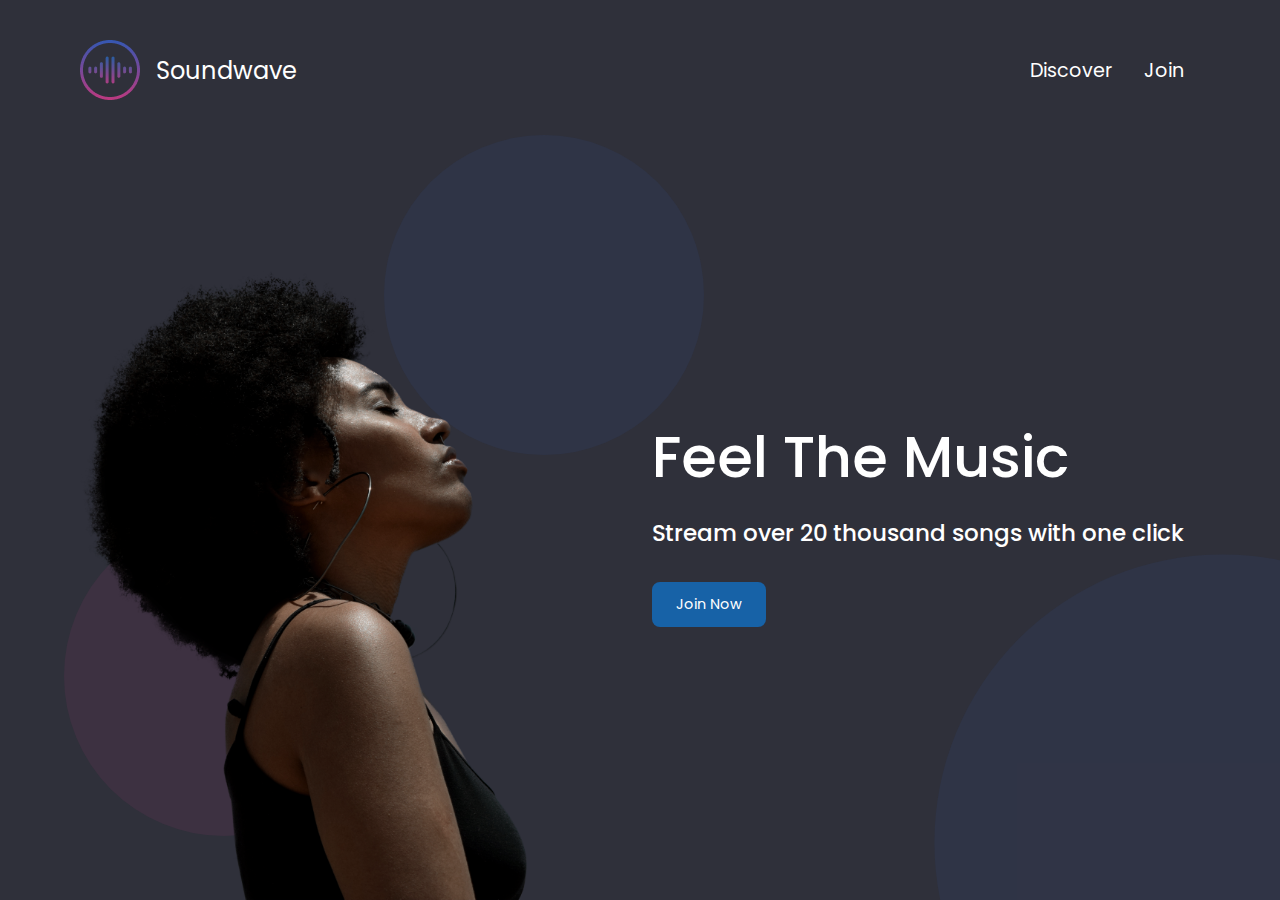
<file: index.html>
<!DOCTYPE html>
<html lang="en">
<head>
  <meta charset="UTF-8">
  <meta name="viewport" content="width=device-width, initial-scale=1.0">
  <meta http-equiv="X-UA-Compatible" content="ie=edge">
  <link href="styles.css" rel="stylesheet">
  <link href="index.css" rel="stylesheet">
  <title>Soundwave</title>
</head>
<body class="container full-height-grow">
  <header class="main-header">
    <a href="index.html" class="brand-logo">
      <img src="images/logo.png">
      <div class="brand-logo-name">Soundwave</div>
    </a>
    <nav class="main-nav">
      <ul>
        <li><a href="discover.html">Discover</a></li>
        <li><a href="join.html">Join</a></li>
      </ul>
    </nav>
  </header>
  <section class="home-main-section">
    <div class="img-wrapper">
      <div class="lady-image"></div>
    </div>
    <div class="call-to-action">
      <h1 class="title">Feel The Music</h1>
      <span class="subtitle">Stream over 20 thousand songs with one click</span>
      <a href="join.html" class="btn">Join Now</a>
    </div>
  </section>
  <div class="home-page-circle-1"></div>
  <div class="home-page-circle-2"></div>
  <div class="home-page-circle-3"></div>
</body>
</html>
</file>
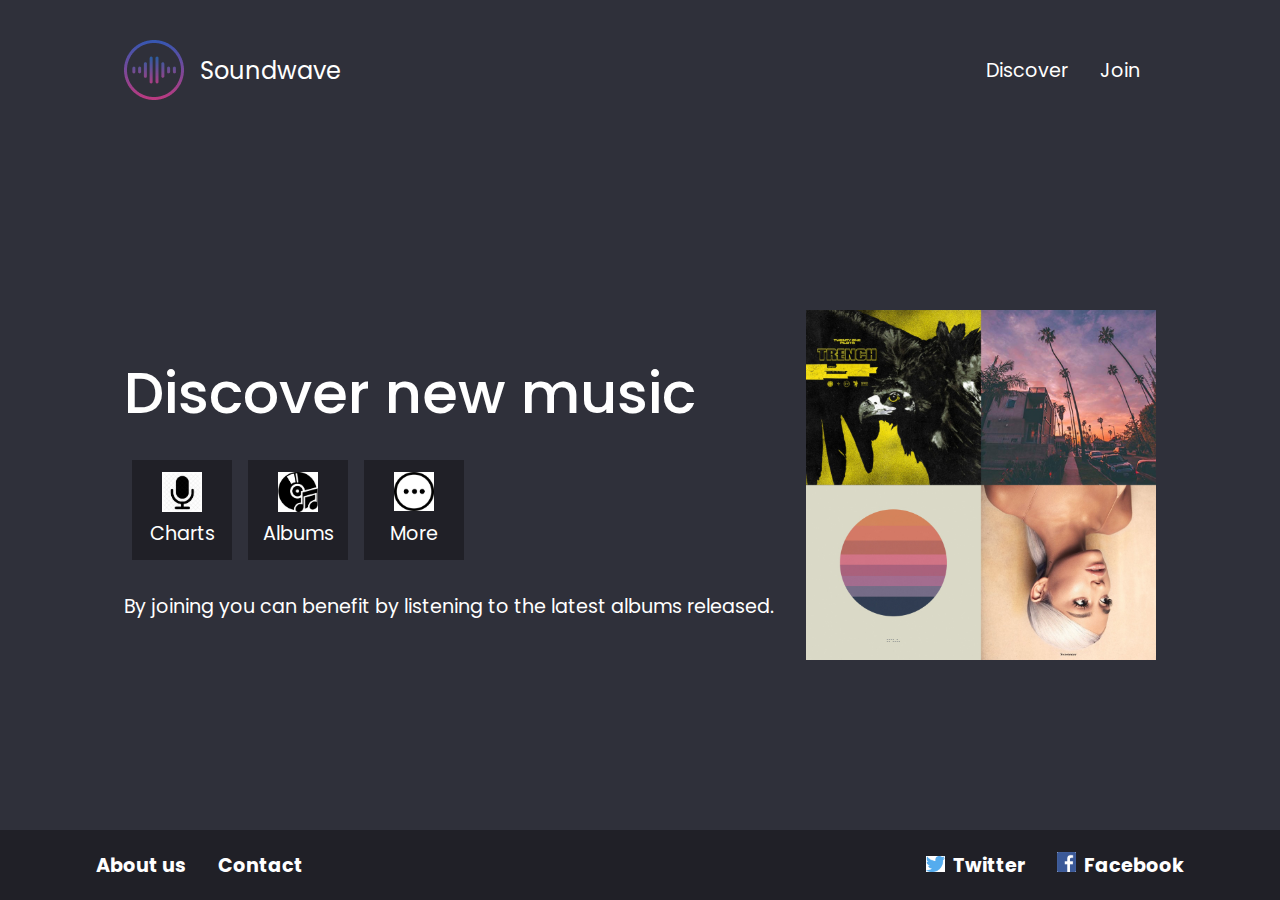
<file: discover.html>
<!DOCTYPE html>
<html lang="en">
<head>
    <meta charset="UTF-8">
    <meta name="viewport" content="width=device-width, initial-scale=1.0">
    <link href="styles.css" rel="stylesheet">
    <link href="discover.css" rel="stylesheet">

    <title>Soundwave-Discover</title>
</head>
<body class="full-height-grow">
    <div class="container full-height-grow">
        <header class="main-header">
            <a href="index.html" class="brand-logo">
                <img src="images/logo.png">
                <div class="brand-logo-name" a href="index.html">Soundwave</div>
            </a>

            <nav class="main-nav">
                <ul>
                    <li><a href="discover.html">Discover</a></li>
                    <li><a href="join.html">Join</a></li>
                    
                    
                </ul>
            </nav>
        </header>

        <section class="discover-main-section">
            <div class="call-to-action">
                <h1 class="title">Discover new music</h1>
                <div class="icon-section">
                    <div class="icon">
                        <img src="images/microphone.jpeg">
                        Charts

                </div>

                <div class="icon">
                    <img src="images/albums.png">
                    Albums
                </div>
                <div class="icon">
                    <img src="images/more.png">
                    More
                </div>
            </div>
            By joining you can benefit by listening to the latest albums released.
        </div>

        <img class="covers-image" src="images/covers.jpg">
        </section>
    </div>

    <footer class="main-footer">
        <div class="container">
            <nav class="footer-nav">
                <ul>
                    <li><a href="#">About us</a></li>
                    <li><a href="#">Contact</a></li>
                </ul>
            </nav>

            <nav class="footer-nav">
                <ul>
                    <li><a href="#" class="social-link">
                        <img src="images/twitter.png">
                        Twitter
                    </a>
                </li>
                <li>
                    <a href="#" class="social-link">
                        <img src="images/facebook.png">
                        Facebook
                    </a>
                </li>
                </ul>
            </nav>
        </div>

    </footer>
    
</body>
</html>
</file>
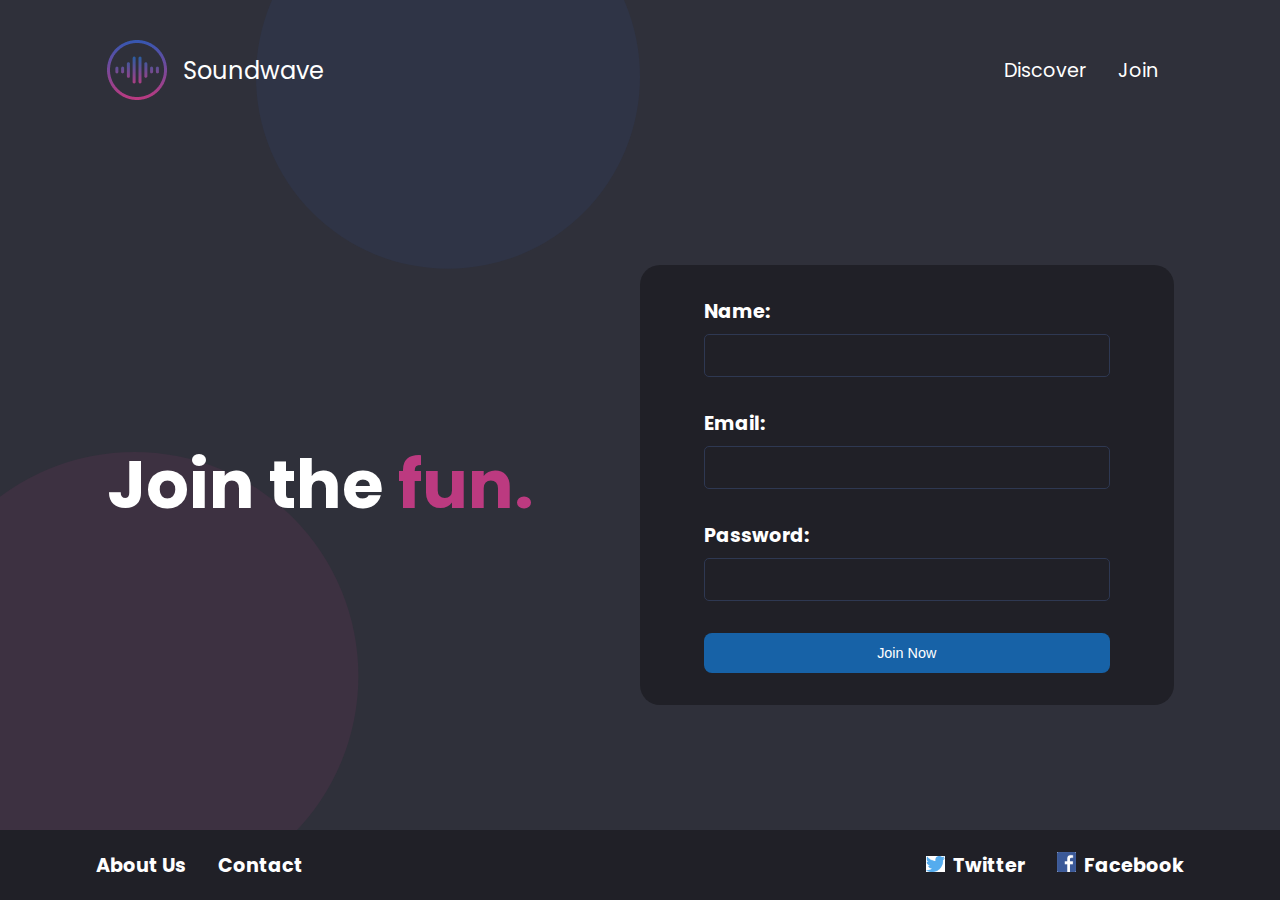
<file: join.html>
<!DOCTYPE html>
<html lang="en">
<head>
  <meta charset="UTF-8">
  <meta name="viewport" content="width=device-width, initial-scale=1.0">
  <meta http-equiv="X-UA-Compatible" content="ie=edge">
  <link href="styles.css" rel="stylesheet">
  <link href="join.css" rel="stylesheet">
  <title>Soundwave - Join</title>
</head>
<body class="full-height-grow">
  <div class="container full-height-grow">
    <header class="main-header">
      <a href="index.html" class="brand-logo">
        <img src="images/logo.png">
        <div class="brand-logo-name">Soundwave</div>
      </a>
      <nav class="main-nav">
        <ul>
          <li><a href="discover.html">Discover</a></li>
          <li><a href="join.html">Join</a></li>
        </ul>
      </nav>
    </header>
    <section class="join-main-section">
      <h1 class="join-text">
        Join the
        <span class="accent-text">fun.</span>
      </h1>
      <form class="join-form">
        <div class="input-group">
          <label>Name:</label>
          <input type="text">
        </div>
        <div class="input-group">
          <label>Email:</label>
          <input type="email">
        </div>
        <div class="input-group">
          <label>Password:</label>
          <input type="password">
        </div>
        <div class="input-group">
          <button type="submit" class="btn">Join Now</button>
        </div>
      </form>
    </section>
  </div>

  <div class="join-page-circle-1"></div>
  <div class="join-page-circle-2"></div>

  <footer class="main-footer">
    <div class="container">
      <nav class="footer-nav">
        <ul>
          <li><a href="#">About Us</a></li>
          <li><a href="#">Contact</a></li>
        </ul>
      </nav>
      <nav class="footer-nav">
        <ul>
          <li>
            <a href="#" class="social-link">
              <img src="images/twitter.png">
              Twitter
            </a>
          </li>
          <li>
            <a href="#" class="social-link">
              <img src="images/facebook.png">
              Facebook
            </a>
          </li>
        </ul>
      </nav>
    </div>
  </footer>
</body>
</html>
</file>
<file: styles.css>
@import url('https://fonts.googleapis.com/css?family=Poppins:400,500,700');

*, *::before, *::after {
  box-sizing: border-box;
}

body {
  padding: 0;
  margin: 0;
  background-color: #2F303A;
  font-family: Poppins, sans-serif;
  font-size: 1.2rem;
  color: white;
  min-height: 100vh;
}

.full-height-grow {
  display: flex;
  flex-direction: column;
}

.brand-logo {
  display: flex;
  align-items: center;
  font-size: 1.25em;
  color: inherit;
  text-decoration: none;
}

.brand-logo-name {
  margin-left: 1rem;
}

.main-nav ul, .footer-nav ul {
  display: flex;
  margin: 0;
  padding: 0;
  list-style: none;
}

.main-nav a, .footer-nav a {
  color: inherit;
  text-decoration: none;
  padding: 1rem;
}

.main-nav a:hover, .footer-nav a:hover  {
  color: #adadad;
}

.main-header, .main-footer {
  display: flex;
  justify-content: space-between;
  align-items: center;
}

.main-header {
  height: 140px;
}

.main-footer {
  height: 70px;
  background-color: #202027;
  font-weight: bold;
}

.social-link img {
  width: 1em;
  margin-right: .25rem;
}

.main-footer .container {
  display: flex;
  justify-content: space-between;
}

.container {
  max-width: 1200px;
  margin: 0 auto;
  padding: 0 40px;
  flex-grow: 1;
}

.title {
  font-weight: 500;
  font-size: 3em;
  margin-bottom: 1rem;
  margin-top: 0;
}

.subtitle {
  font-weight: 500;
  font-size: 1.2em;
  margin-bottom: 2rem;
}

.btn {
  color: white;
  background-color: #1762A7;
  padding: .75rem 1.5rem;
  border-radius: .5rem;
  text-decoration: none;
  font-size: .9rem;
  outline: none;
  border: none;
  cursor: pointer;
}

.btn:hover {
  background-color: #2180d8;
}

.btn:focus {
  background-color: #2796ff;
}
</file>
<file: index.css>
.home-main-section {
    display: flex;
    align-items: stretch;
    justify-content: space-between;
    flex-grow: 1;
  }
  
  .home-main-section .img-wrapper {
    flex-grow: 1;
    flex-direction: column;
    display: flex;
    align-items: stretch;
    justify-content: flex-end;
  }
  
  .home-main-section .lady-image {
    background-image: url(images/landing-page-girl.png);
    flex-grow: 1;
    max-height: 70vh;
    min-width: 30vw;
    background-size: contain;
    background-repeat: no-repeat;
    background-position: bottom left;
  }
  
  .home-main-section .call-to-action {
    display: flex;
    flex-direction: column;
    align-items: flex-start;
    margin: 1rem;
    align-self: center;
  }
  
  @media (max-width: 900px) {
    .home-main-section .img-wrapper {
      display: none;
    }
  
    .home-main-section {
      justify-content: center;
    }
  }
  
  .home-page-circle-1 {
    position: absolute;
    width: 25vw;
    height: 25vw;
    border-radius: 50%;
    background-color: rgb(188, 58, 128, .1);
    bottom: 5vw;
    left: 5vw;
    z-index: -1;
  }
  
  .home-page-circle-2 {
    position: absolute;
    width: 25vw;
    height: 25vw;
    border-radius: 50%;
    background-color: rgb(52, 87, 178, .1);
    top: 15vh;
    left: 30vw;
    z-index: -1;
  }
  
  .home-page-circle-3 {
    position: absolute;
    overflow: hidden;
    width: 45vw;
    height: 45vw;
    bottom: 0;
    right: 0;
    z-index: -1;
  }
  
  .home-page-circle-3::before {
    content: '';
    transform: translate(40%, 40%);
    position: absolute;
    height: 100%;
    width: 100%;
    border-radius: 50%;
    background-color: rgb(52, 87, 178, .1);
  }
</file>
<file: discover.css>
.discover-main-section {
    display: flex;
    align-items: center;
    justify-content: space-between;
    flex-grow: 1;
}

.discover-main-section .covers-image {
    width: 30vw;
    margin-left: 2rem;
    height: auto;
    max-width: 350px;
  }
  
  .icon-section {
    display: flex;
  }
  
  .icon {
    display: flex;
    flex-direction: column;
    justify-content: space-between;
    align-items: center;
    margin: .5rem;
    padding: .75rem;
    width: 100px;
    height: 100px;
    background-color: #202027;
    margin-bottom: 2rem;
  }
  
  .icon img {
    width: 40px;
  }
  
  @media (max-width: 800px) {
    .discover-main-section {
      flex-direction: column;
      justify-content: center;
    }
  
    .discover-main-section .covers-image {
      margin-top: 2rem;
      height: 30vh;
      width: auto;
    }
  }
</file>
<file: join.css>
.join-main-section {
    display: flex;
    justify-content: space-between;
    align-items: center;
    flex-grow: 1;
  }
  
  .join-text {
    font-size: 3.5em;
    font-weight: bold;
    margin: 0;
  }
  
  .accent-text {
    color: #BC3A80;
  }
  
  .join-form {
    background-color: #202027;
    width: 50vw;
    max-width: 50%;
    padding: 2rem 4rem;
    border-radius: 20px;
  }
  
  .input-group {
    margin-bottom: 2rem;
    display: flex;
    flex-direction: column;
  }
  
  .input-group:last-child {
    margin-bottom: 0;
  }
  
  .input-group label {
    font-weight: bold;
    margin-bottom: .5rem;
  }
  
  .input-group input {
    outline: none;
    background: none;
    border: 1px solid #2E3852;
    font-size: 1em;
    padding: .5em;
    color: inherit;
    border-radius: 5px;
  }
  
  .input-group input:focus {
    border-color: #596da0;
  }
  
  @media (max-width: 900px) {
    .join-main-section {
      flex-direction: column;
      justify-content: center;
    }
  
    .join-form {
      width: 80vw;
      max-width: inherit;
      margin: 2rem 0;
    }
  }
  
  .join-page-circle-1 {
    position: absolute;
    overflow: hidden;
    width: 35vw;
    height: 35vw;
    bottom: 0;
    left: 0;
    z-index: -1;
  }
  
  .join-page-circle-1::before {
    content: '';
    transform: translateX(-20%);
    position: absolute;
    height: 100%;
    width: 100%;
    border-radius: 50%;
    background-color: rgb(188, 58, 128, .1);
  }
  
  .join-page-circle-2 {
    position: absolute;
    overflow: hidden;
    width: 30vw;
    height: 30vw;
    top: 0;
    left: 20vw;
    z-index: -1;
  }
  
  .join-page-circle-2::before {
    content: '';
    transform: translateY(-30%);
    position: absolute;
    height: 100%;
    width: 100%;
    border-radius: 50%;
    background-color: rgb(52, 87, 178, .1);
  }
</file>
